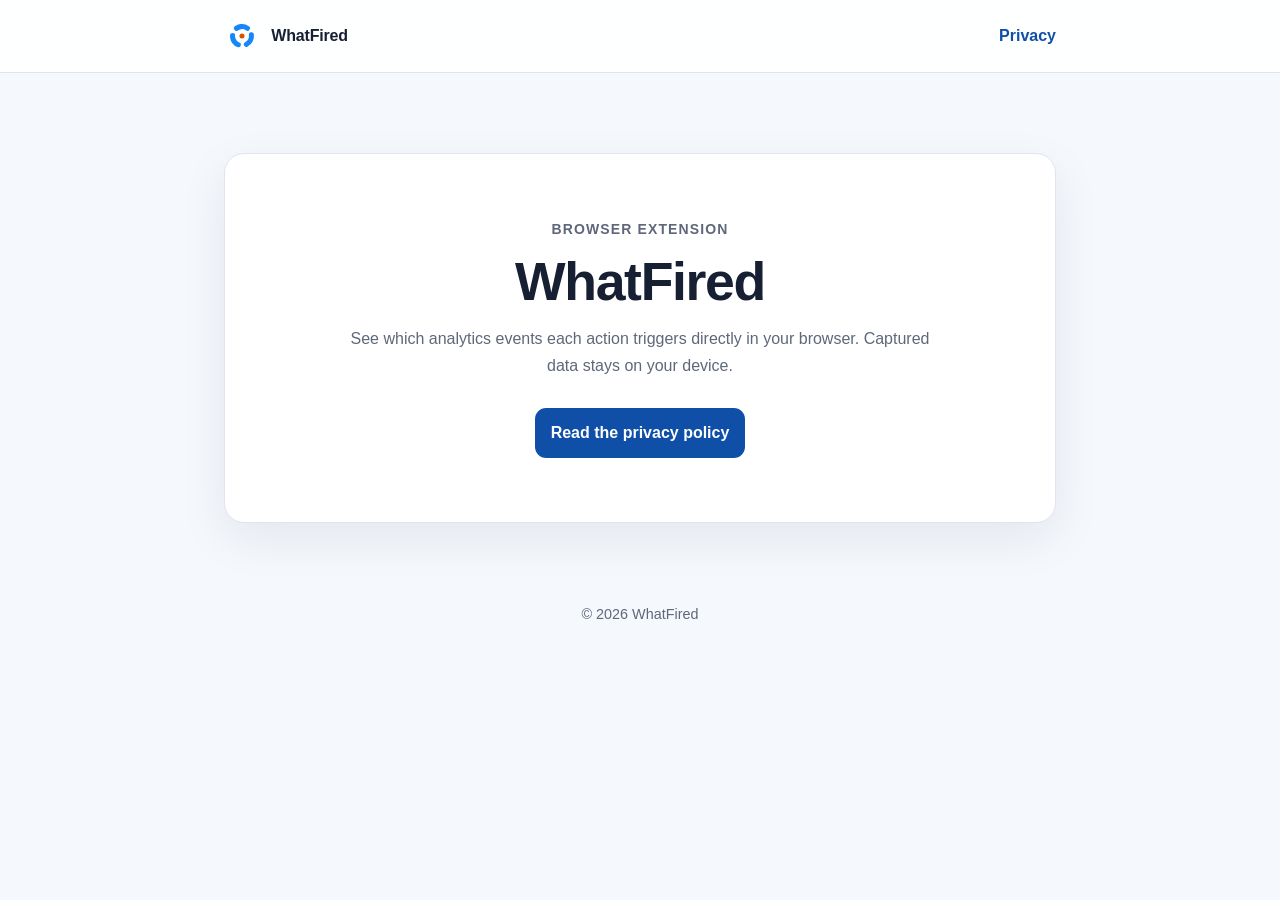
<file: docs/index.html>
<!doctype html>
<html lang="en">
<head>
  <meta charset="utf-8">
  <meta name="viewport" content="width=device-width, initial-scale=1">
  <meta name="description" content="Privacy information for the WhatFired browser extension.">
  <title>WhatFired</title>
  <link rel="stylesheet" href="styles.css">
</head>
<body>
  <header class="site-header">
    <div class="header-inner">
      <a class="brand" href="index.html" aria-label="WhatFired home">
        <span class="brand-mark" aria-hidden="true">
          <svg viewBox="0 0 24 24" fill="none">
            <circle cx="12" cy="12" r="7.1" stroke="#1687F8" stroke-width="3.8" stroke-linecap="round" stroke-dasharray="8.7 6.2" transform="rotate(-8 12 12)"/>
            <circle cx="12" cy="12" r="1.9" fill="#D35400"/>
          </svg>
        </span>
        WhatFired
      </a>
      <a class="header-link" href="privacy-policy.html">Privacy</a>
    </div>
  </header>

  <main class="page">
    <section class="landing-card">
      <p class="eyebrow">Browser extension</p>
      <h1>WhatFired</h1>
      <p>See which analytics events each action triggers directly in your browser. Captured data stays on your device.</p>
      <a class="button" href="privacy-policy.html">Read the privacy policy</a>
    </section>
  </main>

  <footer class="footer">© 2026 WhatFired</footer>
</body>
</html>
</file>
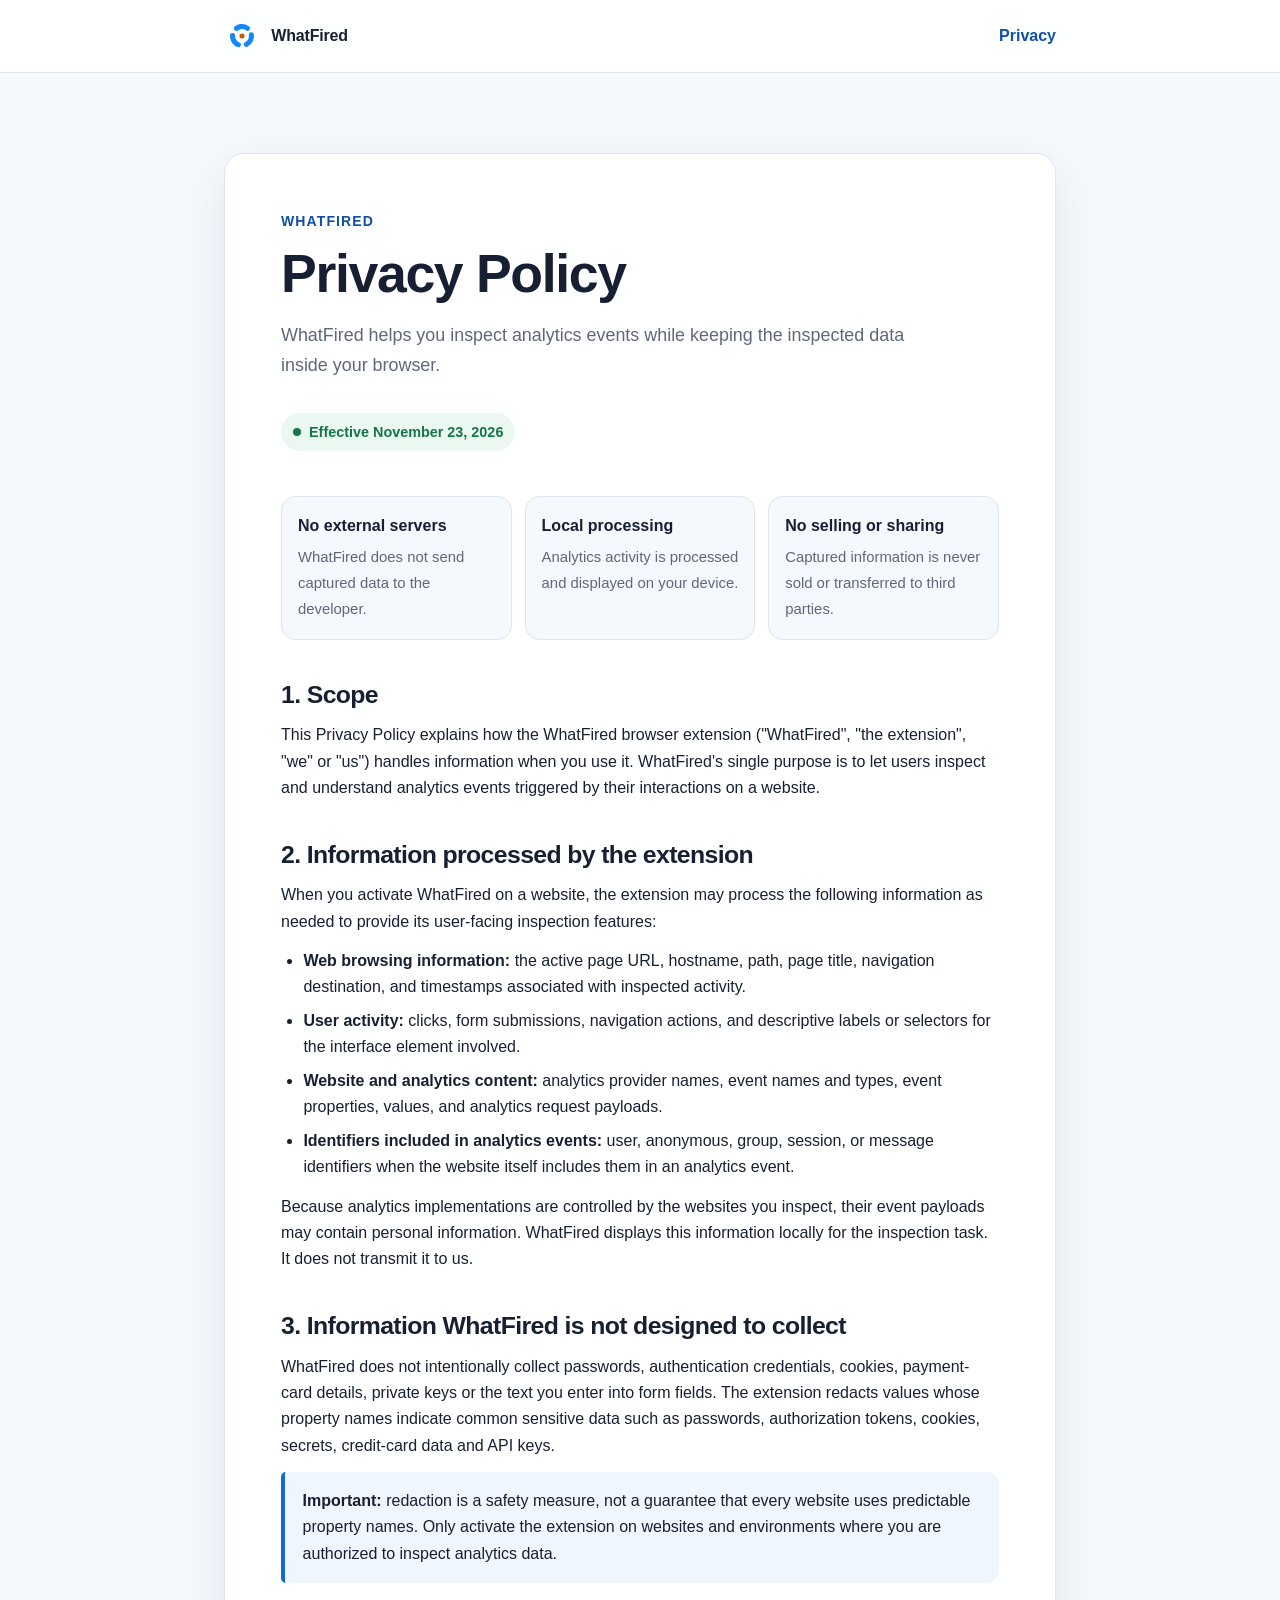
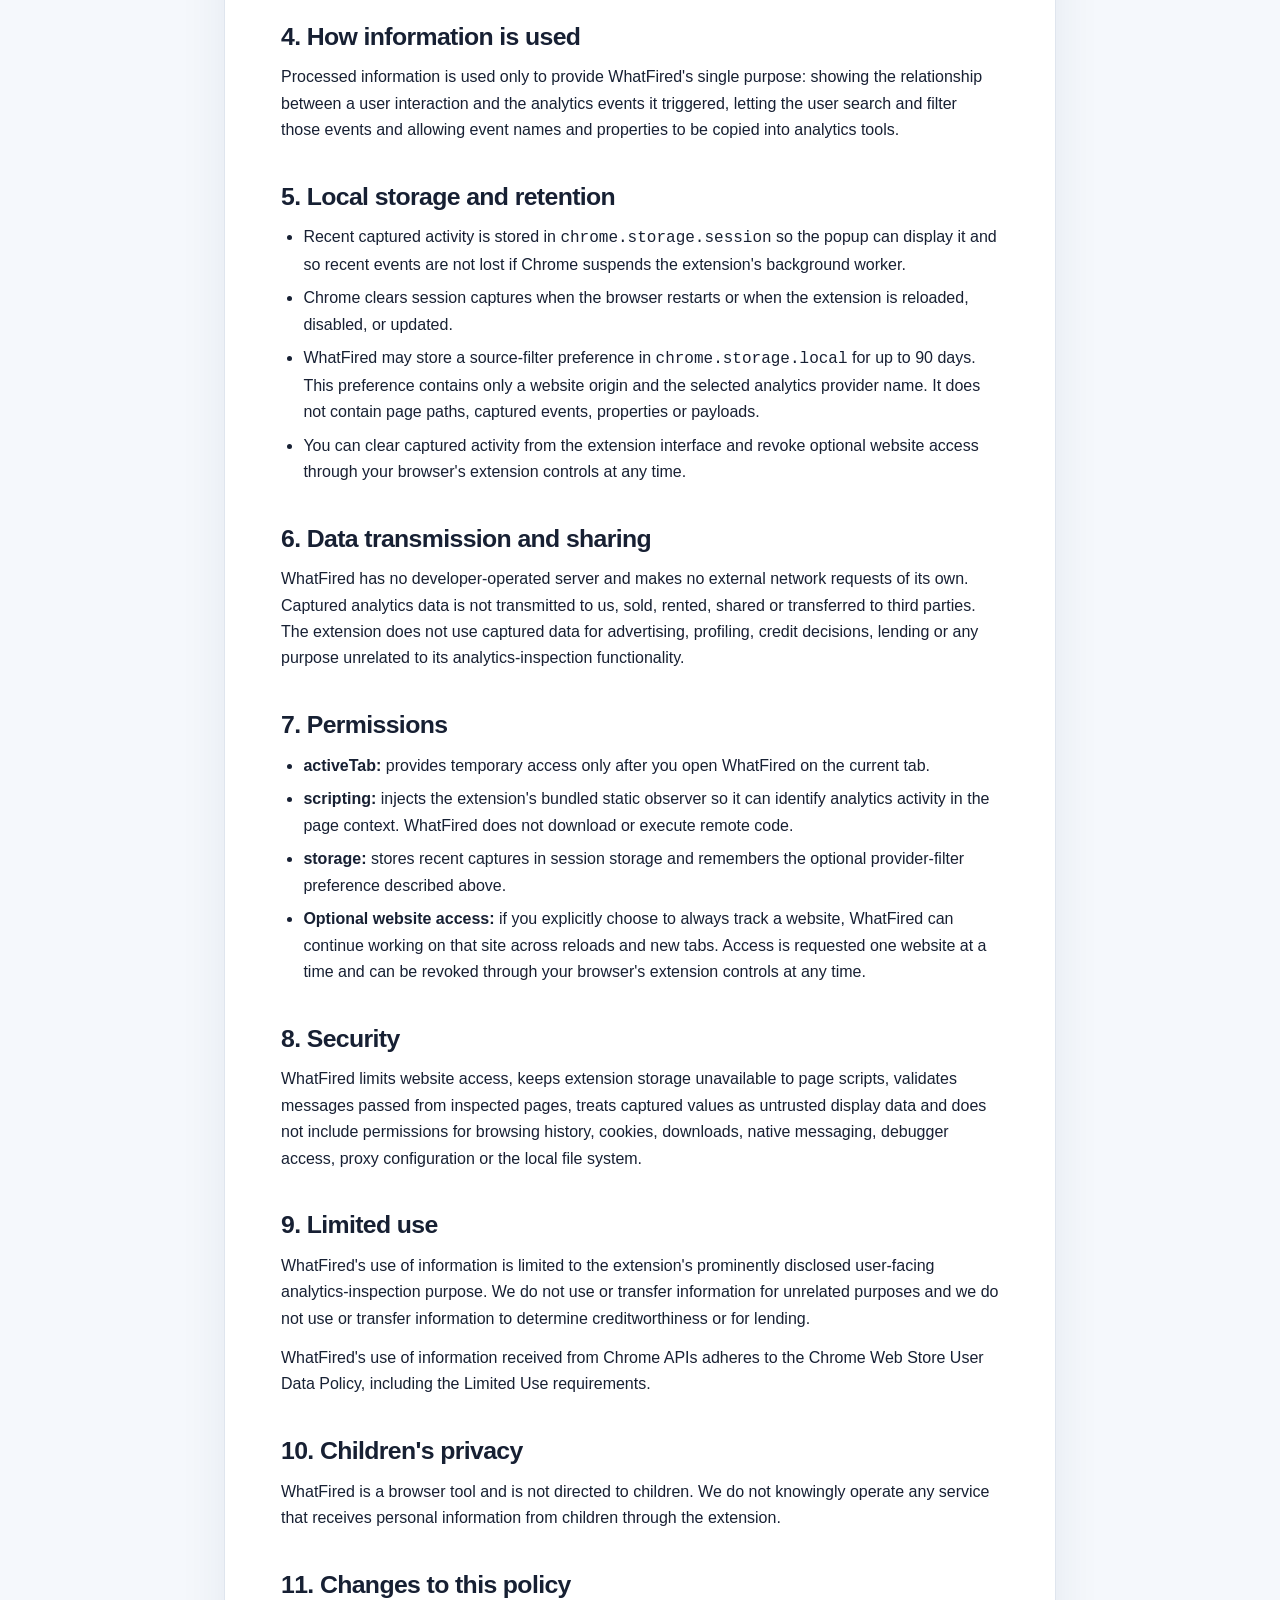
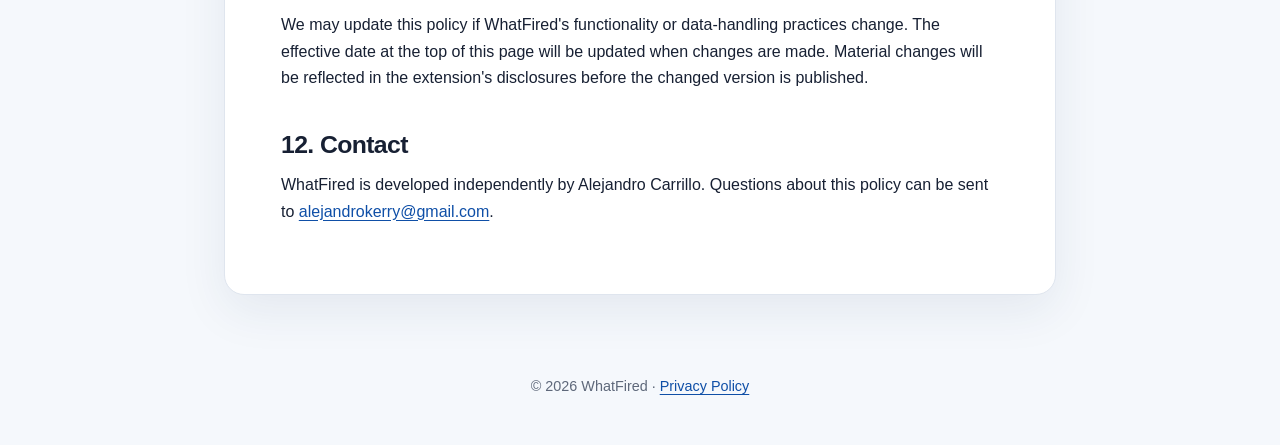
<file: docs/privacy-policy.html>
<!doctype html>
<html lang="en">
<head>
  <meta charset="utf-8">
  <meta name="viewport" content="width=device-width, initial-scale=1">
  <meta name="description" content="Privacy policy for the WhatFired browser extension.">
  <title>Privacy Policy | WhatFired</title>
  <link rel="stylesheet" href="styles.css">
</head>
<body>
  <header class="site-header">
    <div class="header-inner">
      <a class="brand" href="index.html" aria-label="WhatFired home">
        <span class="brand-mark" aria-hidden="true">
          <svg viewBox="0 0 24 24" fill="none">
            <circle cx="12" cy="12" r="7.1" stroke="#1687F8" stroke-width="3.8" stroke-linecap="round" stroke-dasharray="8.7 6.2" transform="rotate(-8 12 12)"/>
            <circle cx="12" cy="12" r="1.9" fill="#D35400"/>
          </svg>
        </span>
        WhatFired
      </a>
      <a class="header-link" href="privacy-policy.html" aria-current="page">Privacy</a>
    </div>
  </header>

  <main class="page">
    <article class="policy">
      <p class="eyebrow">WhatFired</p>
      <h1>Privacy Policy</h1>
      <p class="lede">WhatFired helps you inspect analytics events while keeping the inspected data inside your browser.</p>
      <p class="meta">Effective November 23, 2026</p>

      <div class="summary" aria-label="Privacy summary">
        <div class="summary-item">
          <strong>No external servers</strong>
          <span>WhatFired does not send captured data to the developer.</span>
        </div>
        <div class="summary-item">
          <strong>Local processing</strong>
          <span>Analytics activity is processed and displayed on your device.</span>
        </div>
        <div class="summary-item">
          <strong>No selling or sharing</strong>
          <span>Captured information is never sold or transferred to third parties.</span>
        </div>
      </div>

      <h2>1. Scope</h2>
      <p>This Privacy Policy explains how the WhatFired browser extension ("WhatFired", "the extension", "we" or "us") handles information when you use it. WhatFired's single purpose is to let users inspect and understand analytics events triggered by their interactions on a website.</p>

      <h2>2. Information processed by the extension</h2>
      <p>When you activate WhatFired on a website, the extension may process the following information as needed to provide its user-facing inspection features:</p>
      <ul>
        <li><strong>Web browsing information:</strong> the active page URL, hostname, path, page title, navigation destination, and timestamps associated with inspected activity.</li>
        <li><strong>User activity:</strong> clicks, form submissions, navigation actions, and descriptive labels or selectors for the interface element involved.</li>
        <li><strong>Website and analytics content:</strong> analytics provider names, event names and types, event properties, values, and analytics request payloads.</li>
        <li><strong>Identifiers included in analytics events:</strong> user, anonymous, group, session, or message identifiers when the website itself includes them in an analytics event.</li>
      </ul>
      <p>Because analytics implementations are controlled by the websites you inspect, their event payloads may contain personal information. WhatFired displays this information locally for the inspection task. It does not transmit it to us.</p>

      <h2>3. Information WhatFired is not designed to collect</h2>
      <p>WhatFired does not intentionally collect passwords, authentication credentials, cookies, payment-card details, private keys or the text you enter into form fields. The extension redacts values whose property names indicate common sensitive data such as passwords, authorization tokens, cookies, secrets, credit-card data and API keys.</p>
      <p class="note"><strong>Important:</strong> redaction is a safety measure, not a guarantee that every website uses predictable property names. Only activate the extension on websites and environments where you are authorized to inspect analytics data.</p>

      <h2>4. How information is used</h2>
      <p>Processed information is used only to provide WhatFired's single purpose: showing the relationship between a user interaction and the analytics events it triggered, letting the user search and filter those events and allowing event names and properties to be copied into analytics tools.</p>

      <h2>5. Local storage and retention</h2>
      <ul>
        <li>Recent captured activity is stored in <code>chrome.storage.session</code> so the popup can display it and so recent events are not lost if Chrome suspends the extension's background worker.</li>
        <li>Chrome clears session captures when the browser restarts or when the extension is reloaded, disabled, or updated.</li>
        <li>WhatFired may store a source-filter preference in <code>chrome.storage.local</code> for up to 90 days. This preference contains only a website origin and the selected analytics provider name. It does not contain page paths, captured events, properties or payloads.</li>
        <li>You can clear captured activity from the extension interface and revoke optional website access through your browser's extension controls at any time.</li>
      </ul>

      <h2>6. Data transmission and sharing</h2>
      <p>WhatFired has no developer-operated server and makes no external network requests of its own. Captured analytics data is not transmitted to us, sold, rented, shared or transferred to third parties. The extension does not use captured data for advertising, profiling, credit decisions, lending or any purpose unrelated to its analytics-inspection functionality.</p>

      <h2>7. Permissions</h2>
      <ul>
        <li><strong>activeTab:</strong> provides temporary access only after you open WhatFired on the current tab.</li>
        <li><strong>scripting:</strong> injects the extension's bundled static observer so it can identify analytics activity in the page context. WhatFired does not download or execute remote code.</li>
        <li><strong>storage:</strong> stores recent captures in session storage and remembers the optional provider-filter preference described above.</li>
        <li><strong>Optional website access:</strong> if you explicitly choose to always track a website, WhatFired can continue working on that site across reloads and new tabs. Access is requested one website at a time and can be revoked through your browser's extension controls at any time.</li>
      </ul>

      <h2>8. Security</h2>
      <p>WhatFired limits website access, keeps extension storage unavailable to page scripts, validates messages passed from inspected pages, treats captured values as untrusted display data and does not include permissions for browsing history, cookies, downloads, native messaging, debugger access, proxy configuration or the local file system.</p>

      <h2>9. Limited use</h2>
      <p>WhatFired's use of information is limited to the extension's prominently disclosed user-facing analytics-inspection purpose. We do not use or transfer information for unrelated purposes and we do not use or transfer information to determine creditworthiness or for lending.</p>
      <p>WhatFired's use of information received from Chrome APIs adheres to the Chrome Web Store User Data Policy, including the Limited Use requirements.</p>

      <h2>10. Children's privacy</h2>
      <p>WhatFired is a browser tool and is not directed to children. We do not knowingly operate any service that receives personal information from children through the extension.</p>

      <h2>11. Changes to this policy</h2>
      <p>We may update this policy if WhatFired's functionality or data-handling practices change. The effective date at the top of this page will be updated when changes are made. Material changes will be reflected in the extension's disclosures before the changed version is published.</p>

      <h2>12. Contact</h2>
      <p>WhatFired is developed independently by Alejandro Carrillo. Questions about this policy can be sent to <a href="mailto:alejandrokerry@gmail.com">alejandrokerry@gmail.com</a>.</p>
    </article>
  </main>

  <footer class="footer">© 2026 WhatFired · <a href="privacy-policy.html">Privacy Policy</a></footer>
</body>
</html>
</file>
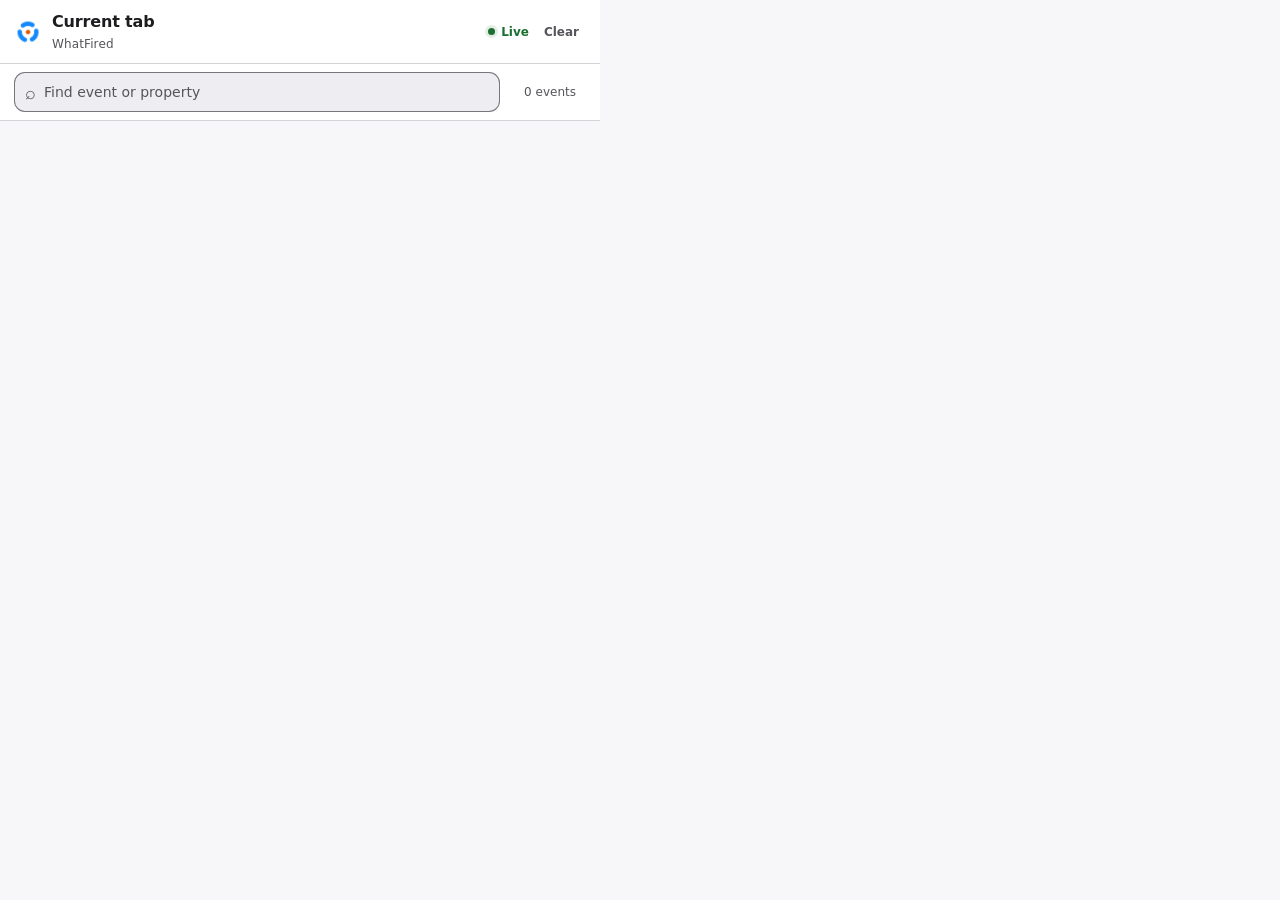
<file: extension/sidepanel.html>
<!doctype html>
<html lang="en">
  <head>
    <meta charset="utf-8">
    <meta name="viewport" content="width=device-width, initial-scale=1">
    <title>WhatFired</title>
    <link rel="stylesheet" href="sidepanel.css">
  </head>
  <body>
    <header class="app-header">
      <div class="brand">
        <img class="brand-icon" src="icons/icon32.png" alt="">
        <div>
          <h1 id="site-label">Current tab</h1>
          <p class="product-name">WhatFired</p>
        </div>
      </div>
      <div class="header-actions">
        <span id="live-status" class="live-status" role="status" aria-live="polite" aria-atomic="true"><span class="live-dot" aria-hidden="true"></span><span id="status-text">Live</span></span>
        <button id="clear-button" class="clear-button" type="button" aria-label="Clear captured activity">Clear</button>
      </div>
    </header>

    <section class="search-bar" aria-label="Find captured events">
      <div class="search-field">
        <span class="search-icon" aria-hidden="true">⌕</span>
        <input id="event-search" type="search" autocomplete="off" spellcheck="false" aria-label="Search event names, properties, values, or providers" placeholder="Find event or property">
      </div>
      <label class="visually-hidden" for="source-filter">Filter by analytics source</label>
      <select id="source-filter" class="source-filter" aria-label="Filter by analytics source" hidden>
        <option value="">All sources</option>
      </select>
      <output id="results-count" class="results-count" for="event-search">0 events</output>
    </section>

    <main id="feed" class="feed" aria-label="Captured analytics activity"></main>
    <div id="announcer" class="visually-hidden" role="status" aria-live="polite" aria-atomic="true"></div>

    <template id="empty-template">
      <section class="empty-state">
        <div class="empty-icon" aria-hidden="true">◎</div>
        <h2>Listening for analytics</h2>
        <p>Click something or navigate in the page. Event names and properties will appear here.</p>
      </section>
    </template>

    <template id="keep-template">
      <section class="access-card">
        <div>
          <h2>Catch events before opening WhatFired?</h2>
          <p>Allow this site to capture page-load events and new tabs automatically.</p>
        </div>
        <div class="access-actions">
          <button class="primary-button compact-button" type="button" data-keep-tracking>Always track this site</button>
          <button class="text-button" type="button" data-only-tab>Keep this tab only</button>
        </div>
      </section>
    </template>

    <template id="explain-template">
      <section class="empty-state permission-state">
        <div class="privacy-icon" aria-hidden="true">◉</div>
        <h2>Allow automatic tracking</h2>
        <p>Chrome will say WhatFired can read and change data on this site. It only watches analytics events, and nothing is sent anywhere.</p>
        <button class="primary-button" type="button" data-continue-permission>Allow for this site</button>
        <button class="text-button permission-cancel" type="button" data-cancel-permission>Cancel</button>
        <p class="privacy-note">This applies only to <strong data-permission-host></strong>. You can remove access at any time.</p>
      </section>
    </template>

    <script src="sidepanel.js"></script>
  </body>
</html>
</file>
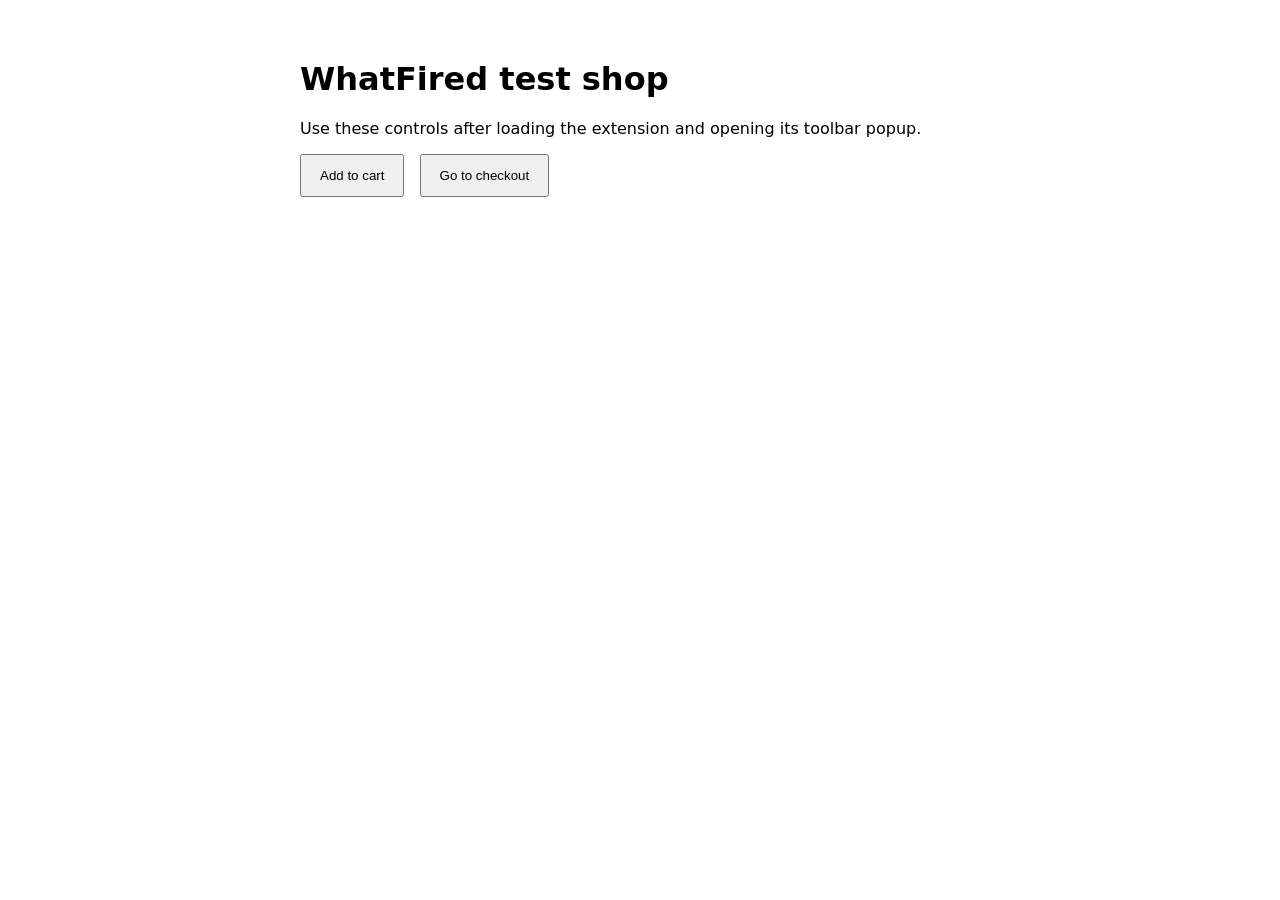
<file: extension/test/fixture.html>
<!doctype html>
<html lang="en">
  <head>
    <meta charset="utf-8">
    <meta name="viewport" content="width=device-width, initial-scale=1">
    <title>WhatFired test shop</title>
    <script>
      window.analytics = {
        track(name, properties) { console.log("track", name, properties); },
        page(name, properties) { console.log("page", name, properties); },
        identify(userId, traits) { console.log("identify", userId, traits); }
      };
      window.addEventListener("DOMContentLoaded", () => {
        setTimeout(() => {
          analytics.page("Product catalog", { section: "Shop", surface: "web_platform" });
          analytics.identify("user_123", { plan: "trial" });
          analytics.track("ab_test", { test_id: "recommendations-v2", variant: "B" });
        }, 900);
      });
    </script>
    <style>
      body { max-width: 680px; margin: 60px auto; padding: 0 24px; font: 16px system-ui; }
      button { padding: 12px 18px; margin-right: 10px; }
    </style>
  </head>
  <body>
    <h1>WhatFired test shop</h1>
    <p>Use these controls after loading the extension and opening its toolbar popup.</p>
    <button id="add-to-cart" type="button">Add to cart</button>
    <button id="checkout" type="button">Go to checkout</button>
    <script>
      document.getElementById("add-to-cart").addEventListener("click", () => {
        analytics.track("Product Added", { product_id: "sku_1048", product_name: "Linen Shirt", price: 49, currency: "EUR", quantity: 1 });
        setTimeout(() => analytics.track("Cart Updated", { item_count: 3, cart_value: 127, currency: "EUR" }), 120);
      });
      document.getElementById("checkout").addEventListener("click", () => {
        history.pushState({}, "", "/checkout");
        analytics.track("Checkout Started", { item_count: 3, cart_value: 127, currency: "EUR" });
      });
    </script>
  </body>
</html>
</file>
<file: docs/styles.css>
:root {
  color-scheme: light;
  --ink: #172033;
  --muted: #5e687a;
  --line: #dfe5ee;
  --surface: #ffffff;
  --soft: #f5f8fc;
  --brand: #1769d2;
  --brand-dark: #0f4fa7;
  --success: #16734b;
}

* {
  box-sizing: border-box;
}

html {
  font-size: 100%;
  scroll-behavior: smooth;
}

body {
  margin: 0;
  color: var(--ink);
  background: var(--soft);
  font: 1rem/1.65 -apple-system, BlinkMacSystemFont, "Segoe UI", sans-serif;
  -webkit-font-smoothing: antialiased;
}

a {
  color: var(--brand-dark);
  text-underline-offset: 0.18em;
}

a:hover {
  color: var(--brand);
}

a:focus-visible {
  outline: 3px solid rgba(23, 105, 210, 0.32);
  outline-offset: 4px;
  border-radius: 0.25rem;
}

.site-header {
  border-bottom: 1px solid var(--line);
  background: rgba(255, 255, 255, 0.94);
}

.header-inner,
.page {
  width: min(100% - 2rem, 52rem);
  margin-inline: auto;
}

.header-inner {
  min-height: 4.5rem;
  display: flex;
  align-items: center;
  justify-content: space-between;
  gap: 1rem;
}

.brand {
  display: inline-flex;
  align-items: center;
  gap: 0.7rem;
  color: var(--ink);
  text-decoration: none;
  font-weight: 700;
  letter-spacing: -0.01em;
}

.brand-mark {
  width: 2.25rem;
  height: 2.25rem;
  display: grid;
  place-items: center;
}

.brand-mark svg {
  width: 2rem;
  height: 2rem;
}

.header-link {
  font-weight: 650;
  text-decoration: none;
}

.page {
  padding-block: clamp(2.5rem, 7vw, 5rem);
}

.policy,
.landing-card {
  border: 1px solid var(--line);
  border-radius: 1.25rem;
  background: var(--surface);
  box-shadow: 0 1rem 3rem rgba(30, 54, 90, 0.08);
}

.policy {
  padding: clamp(1.5rem, 5vw, 3.5rem);
}

.eyebrow {
  margin: 0 0 0.5rem;
  color: var(--brand-dark);
  font-size: 0.875rem;
  font-weight: 750;
  letter-spacing: 0.08em;
  text-transform: uppercase;
}

h1,
h2 {
  line-height: 1.2;
  letter-spacing: -0.025em;
}

h1 {
  margin: 0;
  font-size: clamp(2rem, 7vw, 3.35rem);
}

h2 {
  margin: 2.4rem 0 0.65rem;
  font-size: clamp(1.25rem, 3vw, 1.55rem);
}

p,
ul {
  margin-block: 0.8rem;
}

ul {
  padding-left: 1.4rem;
}

li + li {
  margin-top: 0.45rem;
}

.lede {
  max-width: 42rem;
  margin-top: 1rem;
  color: var(--muted);
  font-size: 1.12rem;
}

.meta {
  display: inline-flex;
  align-items: center;
  gap: 0.5rem;
  margin-top: 1.25rem;
  padding: 0.45rem 0.75rem;
  border-radius: 999px;
  color: var(--success);
  background: #ebf8f2;
  font-size: 0.9rem;
  font-weight: 700;
}

.meta::before {
  width: 0.5rem;
  height: 0.5rem;
  content: "";
  border-radius: 50%;
  background: currentColor;
}

.summary {
  display: grid;
  grid-template-columns: repeat(3, minmax(0, 1fr));
  gap: 0.8rem;
  margin: 2rem 0 2.5rem;
}

.summary-item {
  padding: 1rem;
  border: 1px solid var(--line);
  border-radius: 0.9rem;
  background: var(--soft);
}

.summary-item strong {
  display: block;
  margin-bottom: 0.25rem;
}

.summary-item span {
  color: var(--muted);
  font-size: 0.93rem;
}

.note {
  padding: 1rem 1.1rem;
  border-left: 4px solid var(--brand);
  border-radius: 0.3rem 0.8rem 0.8rem 0.3rem;
  background: #eef6ff;
}

.footer {
  width: min(100% - 2rem, 52rem);
  margin: 0 auto;
  padding: 0 0 3rem;
  color: var(--muted);
  font-size: 0.9rem;
  text-align: center;
}

.landing-card {
  padding: clamp(2rem, 7vw, 4rem);
  text-align: center;
}

.landing-card p {
  max-width: 38rem;
  margin-inline: auto;
  color: var(--muted);
}

.button {
  display: inline-block;
  margin-top: 1rem;
  padding: 0.75rem 1rem;
  border-radius: 0.7rem;
  color: #fff;
  background: var(--brand-dark);
  font-weight: 700;
  text-decoration: none;
}

.button:hover {
  color: #fff;
  background: var(--brand);
}

@media (max-width: 42rem) {
  .summary {
    grid-template-columns: 1fr;
  }

  .header-inner {
    min-height: 4rem;
  }

  .policy {
    border-radius: 1rem;
  }
}

@media (prefers-reduced-motion: reduce) {
  html {
    scroll-behavior: auto;
  }
}
</file>
<file: extension/sidepanel.css>
:root {
  color-scheme: light;
  --background: #f7f7f9;
  --panel: #ffffff;
  --soft: #f5f5f7;
  --text: #1d1d1f;
  --muted: #55555a;
  --line: #d2d2d7;
  --control-border: #76767b;
  --blue: #0056b3;
  --blue-soft: #e7f1ff;
  --green: #1b6f31;
  --button-green: #1b6f31;
  --warning: #805500;
  --focus: var(--blue);
  --code-background: light-dark(#202124, #09090a);
  --code-text: #e5e5ea;
  --code-font: ui-monospace, SFMono-Regular, Menlo, Consolas, monospace;
  font-family: -apple-system, BlinkMacSystemFont, "Segoe UI", system-ui, sans-serif;
}

* { box-sizing: border-box; }

html {
  width: 600px;
  height: 600px;
  overflow: hidden;
}

body {
  margin: 0;
  width: 600px;
  height: 600px;
  display: flex;
  flex-direction: column;
  overflow: hidden;
  background: var(--background);
  color: var(--text);
  font-size: 14px;
  line-height: 1.5;
}

button { font: inherit; min-width: 24px; min-height: 24px; cursor: pointer; }
button:focus-visible, [tabindex]:focus-visible {
  outline: 3px solid var(--focus);
  outline-offset: 2px;
}

.app-header {
  position: sticky;
  top: 0;
  z-index: 10;
  min-height: 62px;
  padding: 10px 14px;
  background: color-mix(in srgb, var(--panel) 92%, transparent);
  backdrop-filter: blur(18px);
  border-bottom: 1px solid var(--line);
  display: flex;
  align-items: center;
  justify-content: space-between;
  gap: 12px;
}

h1, h2, p { margin: 0; }
h1 { font-size: 16px; font-weight: 650; letter-spacing: -.01em; }
#site-label { max-width: 310px; color: var(--text); white-space: nowrap; overflow: hidden; text-overflow: ellipsis; }
.product-name { margin-top: 1px; color: var(--muted); font-size: 12px; letter-spacing: .01em; }
.brand { min-width: 0; display: flex; align-items: center; gap: 10px; }
.brand-icon { width: 28px; height: 28px; flex: 0 0 28px; }

.header-actions { display: flex; align-items: center; gap: 8px; }
.live-status { color: var(--green); display: flex; align-items: center; gap: 6px; font-size: 12px; font-weight: 600; }
.live-dot { width: 7px; height: 7px; border-radius: 50%; background: currentColor; box-shadow: 0 0 0 3px color-mix(in srgb, currentColor 12%, transparent); }
.clear-button { min-height: 30px; border: 0; border-radius: 8px; background: transparent; color: var(--muted); padding: 5px 7px; font-size: 12px; font-weight: 600; }
.clear-button:hover { background: var(--soft); color: var(--text); }

.search-bar { min-height: 56px; padding: 8px 14px; border-bottom: 1px solid var(--line); background: var(--panel); display: grid; grid-template-columns: minmax(0, 1fr) auto auto; gap: 10px; align-items: center; }
.search-field { min-width: 0; min-height: 40px; border: 0; border-radius: 11px; background: #eeeef2; box-shadow: inset 0 0 0 1px var(--control-border); display: flex; align-items: center; }
.search-field:focus-within { outline: 3px solid var(--focus); outline-offset: 1px; }
.search-icon { padding-left: 11px; color: var(--muted); font-size: 18px; }
#event-search { width: 100%; min-width: 0; min-height: 38px; border: 0; outline: 0; padding: 8px 10px 8px 8px; background: transparent; color: var(--text); font: inherit; }
#event-search::placeholder { color: var(--muted); opacity: 1; }
.source-filter { min-height: 40px; max-width: 170px; border: 0; border-radius: 10px; padding: 7px 30px 7px 10px; background: var(--soft); box-shadow: inset 0 0 0 1px var(--control-border); color: var(--text); font: inherit; }
.source-filter.is-active { background: var(--panel); box-shadow: inset 0 0 0 1px var(--blue); color: var(--blue); font-weight: 600; }
.source-filter:focus-visible { outline: 3px solid var(--focus); outline-offset: 1px; }
.results-count { min-width: 66px; color: var(--muted); font-size: 12px; text-align: right; }

.feed { flex: 1; min-height: 0; padding: 12px 12px 16px; overflow-y: auto; overscroll-behavior: contain; }
.action-card { margin-bottom: 10px; border: 0; border-radius: 13px; background: var(--panel); overflow: hidden; box-shadow: 0 1px 3px rgb(0 0 0 / 8%); transition: background-color .18s ease, box-shadow .18s ease, transform .18s ease; }
.action-card.is-open { background: color-mix(in srgb, var(--panel) 97%, var(--blue)); box-shadow: 0 4px 14px rgb(0 0 0 / 9%); }
.action-button { width: 100%; border: 0; background: transparent; color: inherit; padding: 10px 12px; display: grid; grid-template-columns: 30px minmax(0,1fr) auto; gap: 9px; align-items: center; text-align: left; }
button.action-button:hover { background: color-mix(in srgb, var(--soft) 72%, transparent); }
.action-icon { width: 28px; height: 28px; border-radius: 8px; display: grid; place-items: center; color: var(--blue); background: var(--blue-soft); font-size: 14px; }
.automatic-activity .action-icon { color: var(--muted); background: var(--soft); }
.action-title { font-weight: 600; line-height: 1.25; overflow-wrap: anywhere; }
.action-meta { margin-top: 3px; color: var(--muted); font-size: 12px; }
.chevron { width: 20px; height: 20px; flex: 0 0 20px; color: var(--muted); display: grid; place-items: center; transition: transform .18s cubic-bezier(.2,.8,.2,1); }
.chevron svg { display: block; }
.action-button[aria-expanded="true"] > .chevron, .event-row[aria-expanded="true"] .chevron, .supporting-button[aria-expanded="true"] > .chevron { transform: rotate(90deg); }
.action-results { padding: 0 12px 10px; transform-origin: top; }
.action-card.is-opening .action-results { animation: reveal-content .18s cubic-bezier(.2,.8,.2,1); }
.result-intro { padding: 10px 0 6px; color: var(--muted); font-size: 13px; }

.event-block { border-top: 0; }
.event-block + .event-block { border-top: 1px solid color-mix(in srgb, var(--line) 72%, transparent); }
.event-row { width: calc(100% + 12px); margin: 0 -6px; border: 0; border-radius: 9px; background: transparent; color: inherit; padding: 10px 6px 8px; display: grid; grid-template-columns: 22px minmax(0,1fr) auto; gap: 9px; align-items: center; text-align: left; transition: background-color .16s ease; }
.event-row:hover { background: color-mix(in srgb, var(--blue-soft) 42%, transparent); }
.event-row:hover .event-title { color: var(--blue); }
.event-row[aria-expanded="true"] .event-title, .event-row[aria-expanded="true"] .chevron { color: var(--blue); }
.event-icon { width: 22px; height: 22px; border-radius: 7px; display: grid; place-items: center; color: var(--muted); background: transparent; font-size: 12px; }
.event-title { font-size: 14px; font-weight: 650; line-height: 1.35; }
.event-name { font-family: var(--code-font); overflow-wrap: anywhere; }
.event-summary { margin-top: 3px; display: flex; flex-wrap: wrap; gap: 0 4px; color: var(--muted); font-size: 12px; line-height: 1.4; overflow-wrap: anywhere; }
.event-summary-label, .event-summary-provider { color: var(--muted); }
.event-summary-value { color: #3a3a3f; }
.event-summary-separator { color: #8a8a8e; }
.compact-provider { display: none; }
.event-trailing { display: flex; align-items: center; gap: 9px; }
.source-badge { max-width: 170px; min-height: 28px; border: 1px solid var(--line); border-radius: 999px; padding: 2px 8px 2px 3px; background: color-mix(in srgb, var(--panel) 88%, transparent); color: var(--text); display: inline-flex; align-items: center; gap: 6px; font-size: 12px; font-weight: 600; white-space: nowrap; overflow: hidden; text-overflow: ellipsis; }
.source-mark { width: 20px; height: 20px; flex: 0 0 20px; border-radius: 50%; display: grid; place-items: center; background: #e5e5ea; color: #36363a; font-size: 12px; font-weight: 750; }
.source-badge[data-provider="segment"] .source-mark { background: #d7f5e5; color: #125b39; }
.source-badge[data-provider="google-tag-manager"] .source-mark, .source-badge[data-provider="google-analytics"] .source-mark { background: #dcecff; color: #174f91; }
.source-badge[data-provider="amplitude"] .source-mark { background: #e8e3ff; color: #4a3291; }
.source-badge[data-provider="rudderstack"] .source-mark { background: #ffe5d1; color: #7a3b0c; }
.event-detail { margin: 0 0 9px 31px; padding: 11px 12px; border-radius: 11px; background: var(--soft); transition: background-color .2s ease; }
.event-block.is-opening .event-detail { animation: reveal-content .18s cubic-bezier(.2,.8,.2,1); }
.event-explanation { margin-top: 10px; line-height: 1.45; font-size: 13px; }
.copy-row { min-width: 0; min-height: 36px; padding: 2px 4px; margin: 0 -4px; border-radius: 8px; display: grid; grid-template-columns: minmax(0, .72fr) minmax(0, 1.55fr) auto; gap: 8px; align-items: center; transition: background-color .2s ease; }
.event-name-copy { padding-bottom: 6px; }
.copy-label { min-width: 0; color: var(--muted); font-size: 12px; font-weight: 650; line-height: 1.35; overflow-wrap: anywhere; word-break: break-word; }
.copy-value { min-width: 0; font-family: var(--code-font); line-height: 1.45; overflow-wrap: anywhere; word-break: break-word; }
.copy-item { min-width: 72px; min-height: 32px; border: 1px solid var(--control-border); border-radius: 7px; padding: 5px 8px; background: var(--panel); color: var(--blue); font-size: 12px; font-weight: 650; }
.copy-item:hover { background: var(--blue-soft); }
.detail-label { margin-top: 12px; color: var(--muted); font-size: 12px; font-weight: 650; }
.property-grid { margin-top: 8px; display: grid; gap: 4px; font-size: 13px; }
.property-copy-row { min-height: 40px; }
.copy-row.is-copied { background: #e9f7ed; }
.detail-actions { margin-top: 11px; display: flex; flex-wrap: wrap; gap: 13px; }
.text-button { border: 0; background: transparent; color: var(--blue); padding: 3px 2px; font-size: 13px; font-weight: 600; }
.text-button:hover { text-decoration: underline; }
.technical-panel { margin-top: 11px; padding-top: 4px; }
.technical-row { display: grid; grid-template-columns: minmax(90px,.8fr) minmax(0,1.5fr); gap: 6px 9px; padding: 4px 0; font-size: 12px; }
.technical-label { color: var(--muted); }
.technical-value { font-family: var(--code-font); overflow-wrap: anywhere; }
.raw-json { max-height: 320px; margin: 10px 0 0; padding: 10px; border-radius: 8px; background: var(--code-background); color: var(--code-text); font: 12px/1.6 var(--code-font); white-space: pre-wrap; overflow: auto; }

.supporting-button { width: 100%; border: 0; border-top: 1px solid var(--line); background: transparent; color: var(--text); padding: 11px 2px 4px; display: flex; align-items: center; justify-content: space-between; gap: 8px; font-size: 13px; }
.supporting-list { margin-top: 8px; display: grid; gap: 3px; }
.supporting-row { padding: 7px 0; display: flex; justify-content: space-between; gap: 10px; }
.supporting-name { font: 12px/1.4 var(--code-font); overflow-wrap: anywhere; }
.supporting-meaning { color: var(--muted); font-size: 12px; text-align: right; }
.possible-duplicate { color: var(--warning); }

.empty-state { min-height: 380px; padding: 50px 28px; display: flex; flex-direction: column; align-items: center; justify-content: center; text-align: center; }
.empty-icon { width: 48px; height: 48px; border-radius: 15px; display: grid; place-items: center; background: var(--blue-soft); color: var(--blue); font-size: 26px; animation: listening-pulse 2.2s ease-in-out infinite; }
.empty-state h2 { margin-top: 15px; font-size: 16px; font-weight: 600; }
.empty-state p { margin-top: 7px; max-width: 270px; color: var(--muted); line-height: 1.45; }
.filter-reset-button { min-height: 40px; margin-top: 16px; border: 0; border-radius: 9px; padding: 8px 13px; background: var(--blue); color: #ffffff; font-weight: 650; }
.filter-reset-button:hover { filter: brightness(.92); }
.permission-state { max-width: 330px; margin: 0 auto; }
.access-card { margin-bottom: 10px; padding: 12px; border: 1px solid color-mix(in srgb, var(--blue) 28%, var(--line)); border-radius: 12px; background: var(--blue-soft); }
.access-card h2 { font-size: 13px; font-weight: 650; }
.access-card p { margin-top: 4px; color: var(--muted); font-size: 13px; line-height: 1.5; }
.access-actions { margin-top: 10px; display: flex; align-items: center; gap: 12px; }
.privacy-icon { width: 44px; height: 44px; margin-bottom: 14px; border-radius: 14px; display: grid; place-items: center; color: var(--green); background: #e7f7f1; font-size: 22px; }
.primary-button { min-height: 44px; margin-top: 16px; border: 0; border-radius: 10px; padding: 10px 16px; color: #fff; background: var(--button-green); font: inherit; font-weight: 650; }
.compact-button { min-height: 36px; margin-top: 0; padding: 7px 10px; font-size: 13px; }
.primary-button:hover { filter: brightness(.9); }
.primary-button:disabled { opacity: .6; cursor: wait; }
.empty-state .privacy-note { margin-top: 14px; font-size: 12px; color: var(--muted); }
.permission-cancel { margin-top: 12px; }
.live-status.is-off { color: var(--muted); }
.live-status.is-off .live-dot { background: #999; }
.listening { padding: 12px; color: var(--muted); text-align: center; font-size: 12px; }
.notice { margin-bottom: 10px; padding: 10px 11px; border-radius: 10px; background: var(--soft); color: var(--text); font-size: 13px; line-height: 1.5; }
.undo-notice { margin-bottom: 10px; padding: 9px 11px; border-radius: 10px; background: var(--panel); box-shadow: 0 1px 3px rgb(0 0 0 / 8%); display: flex; align-items: center; justify-content: space-between; gap: 12px; color: var(--text); font-size: 13px; }

.visually-hidden { position: absolute !important; width: 1px; height: 1px; padding: 0; margin: -1px; overflow: hidden; clip: rect(0, 0, 0, 0); white-space: nowrap; border: 0; }

[hidden] { display: none !important; }

@keyframes reveal-content {
  from { opacity: 0; transform: translateY(-4px); }
  to { opacity: 1; transform: translateY(0); }
}

@keyframes live-arrival {
  from { opacity: 0; transform: translateY(-5px); }
  to { opacity: 1; transform: translateY(0); }
}

@keyframes live-glow {
  0%, 45% { background-color: var(--blue-soft); }
  100% { background-color: var(--panel); }
}

@keyframes listening-pulse {
  0%, 100% { transform: scale(1); box-shadow: 0 0 0 0 color-mix(in srgb, var(--blue) 0%, transparent); }
  50% { transform: scale(1.035); box-shadow: 0 0 0 7px color-mix(in srgb, var(--blue) 8%, transparent); }
}

.action-card.is-new { animation: live-arrival .18s cubic-bezier(.2,.8,.2,1), live-glow 1.2s ease-out; }
.event-block.is-new { animation: live-arrival .18s cubic-bezier(.2,.8,.2,1), live-glow 1.2s ease-out; }
.action-card.is-new .event-block.is-new { animation: none; }

@media (max-width: 360px) {
  .app-header { align-items: flex-start; }
  .live-status { display: none; }
  .action-button { grid-template-columns: 28px minmax(0,1fr) auto; }
  .event-row { grid-template-columns: 22px minmax(0,1fr) auto; }
}

@media (max-width: 480px) {
  .source-badge { display: none; }
  .compact-provider { display: inline; }
  .copy-row { grid-template-columns: minmax(0, 1fr) auto; row-gap: 3px; }
  .copy-label { grid-column: 1 / -1; }
  .copy-value { grid-column: 1; grid-row: 2; }
  .copy-item { grid-column: 2; grid-row: 2; align-self: center; }
}

@media (prefers-reduced-motion: reduce) {
  *, *::before, *::after { scroll-behavior: auto !important; transition-duration: .01ms !important; animation-duration: .01ms !important; animation-iteration-count: 1 !important; }
}

@media (prefers-contrast: more) {
  :root { --background: #ffffff; --soft: #eeeef2; --muted: #3a3a3f; --line: #76767b; }
  .action-card { box-shadow: 0 0 0 1px var(--line); }
  .action-card.is-open { box-shadow: 0 0 0 1px var(--line), 0 4px 14px rgb(0 0 0 / 12%); }
}

@media (forced-colors: active) {
  button, .action-card, .access-card, .search-field, .source-filter { border: 1px solid ButtonText; }
  .live-dot { forced-color-adjust: none; background: CanvasText; }
}
</file>
